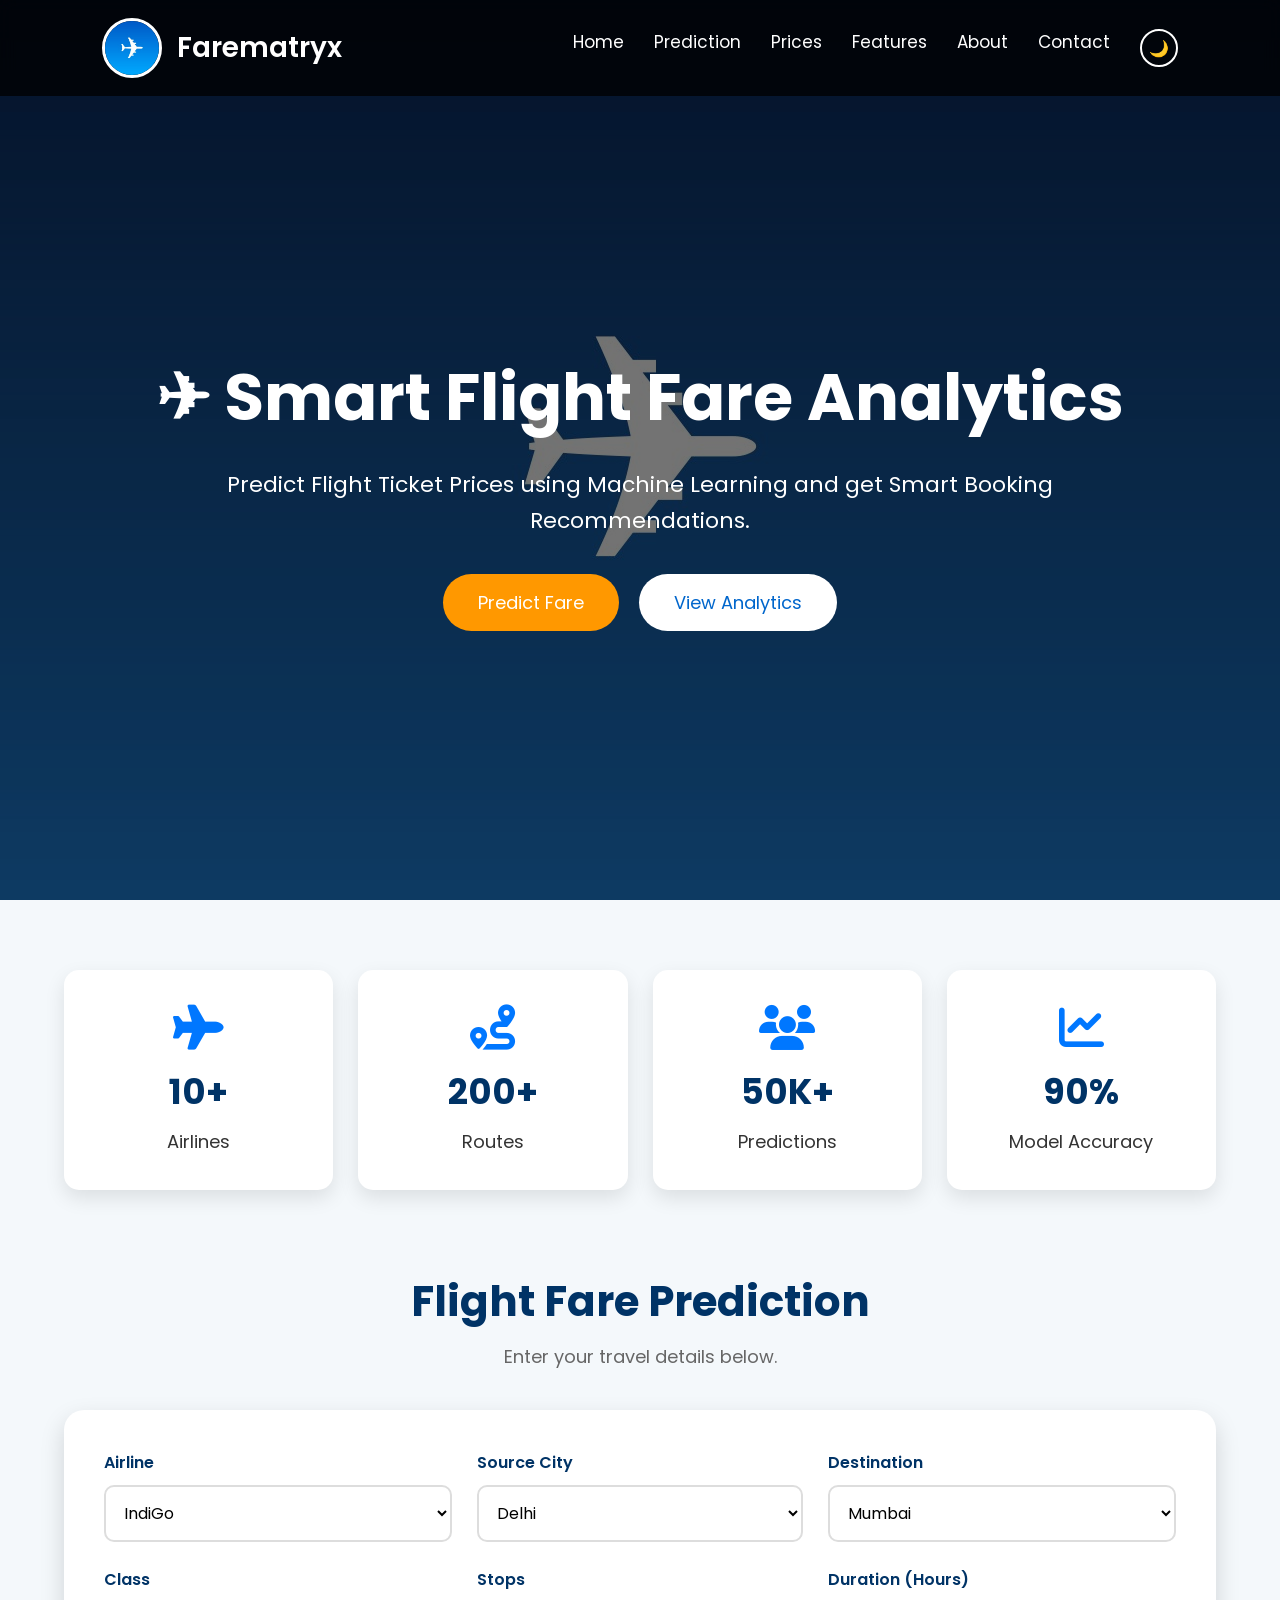
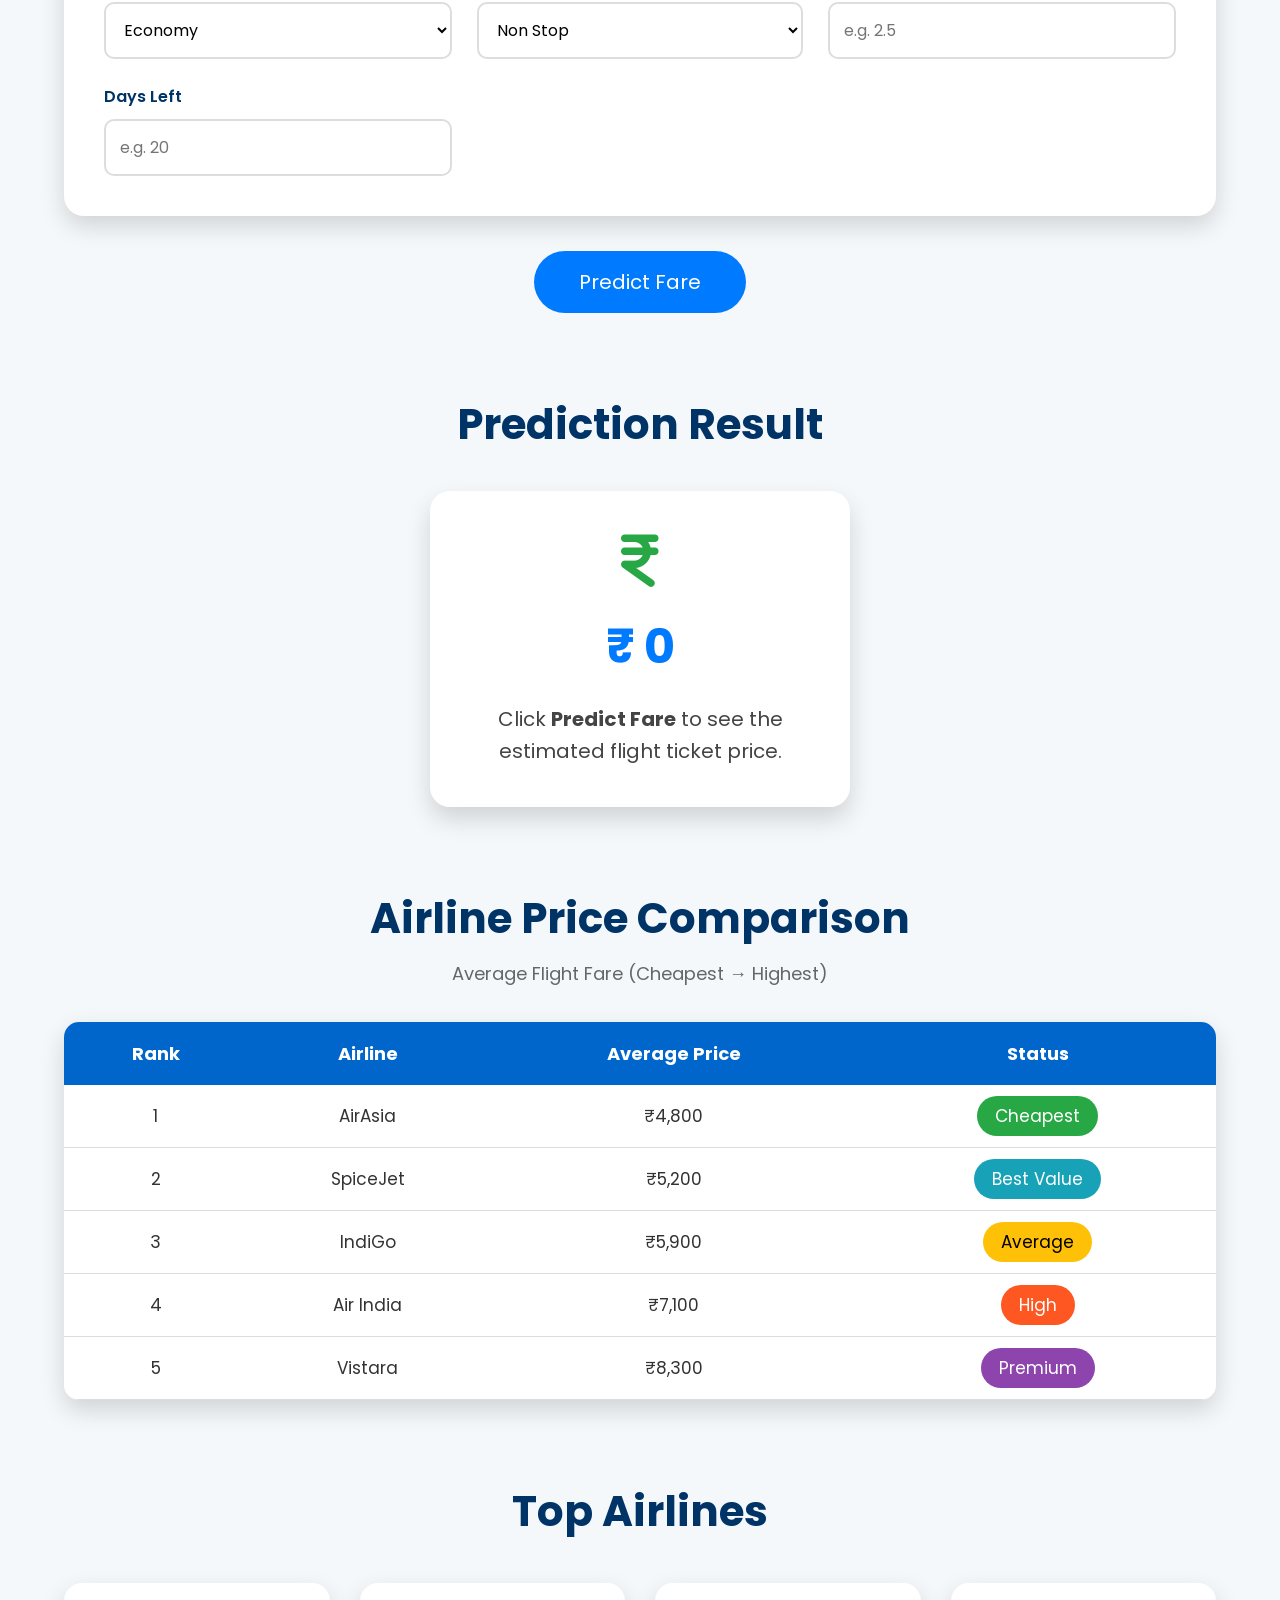
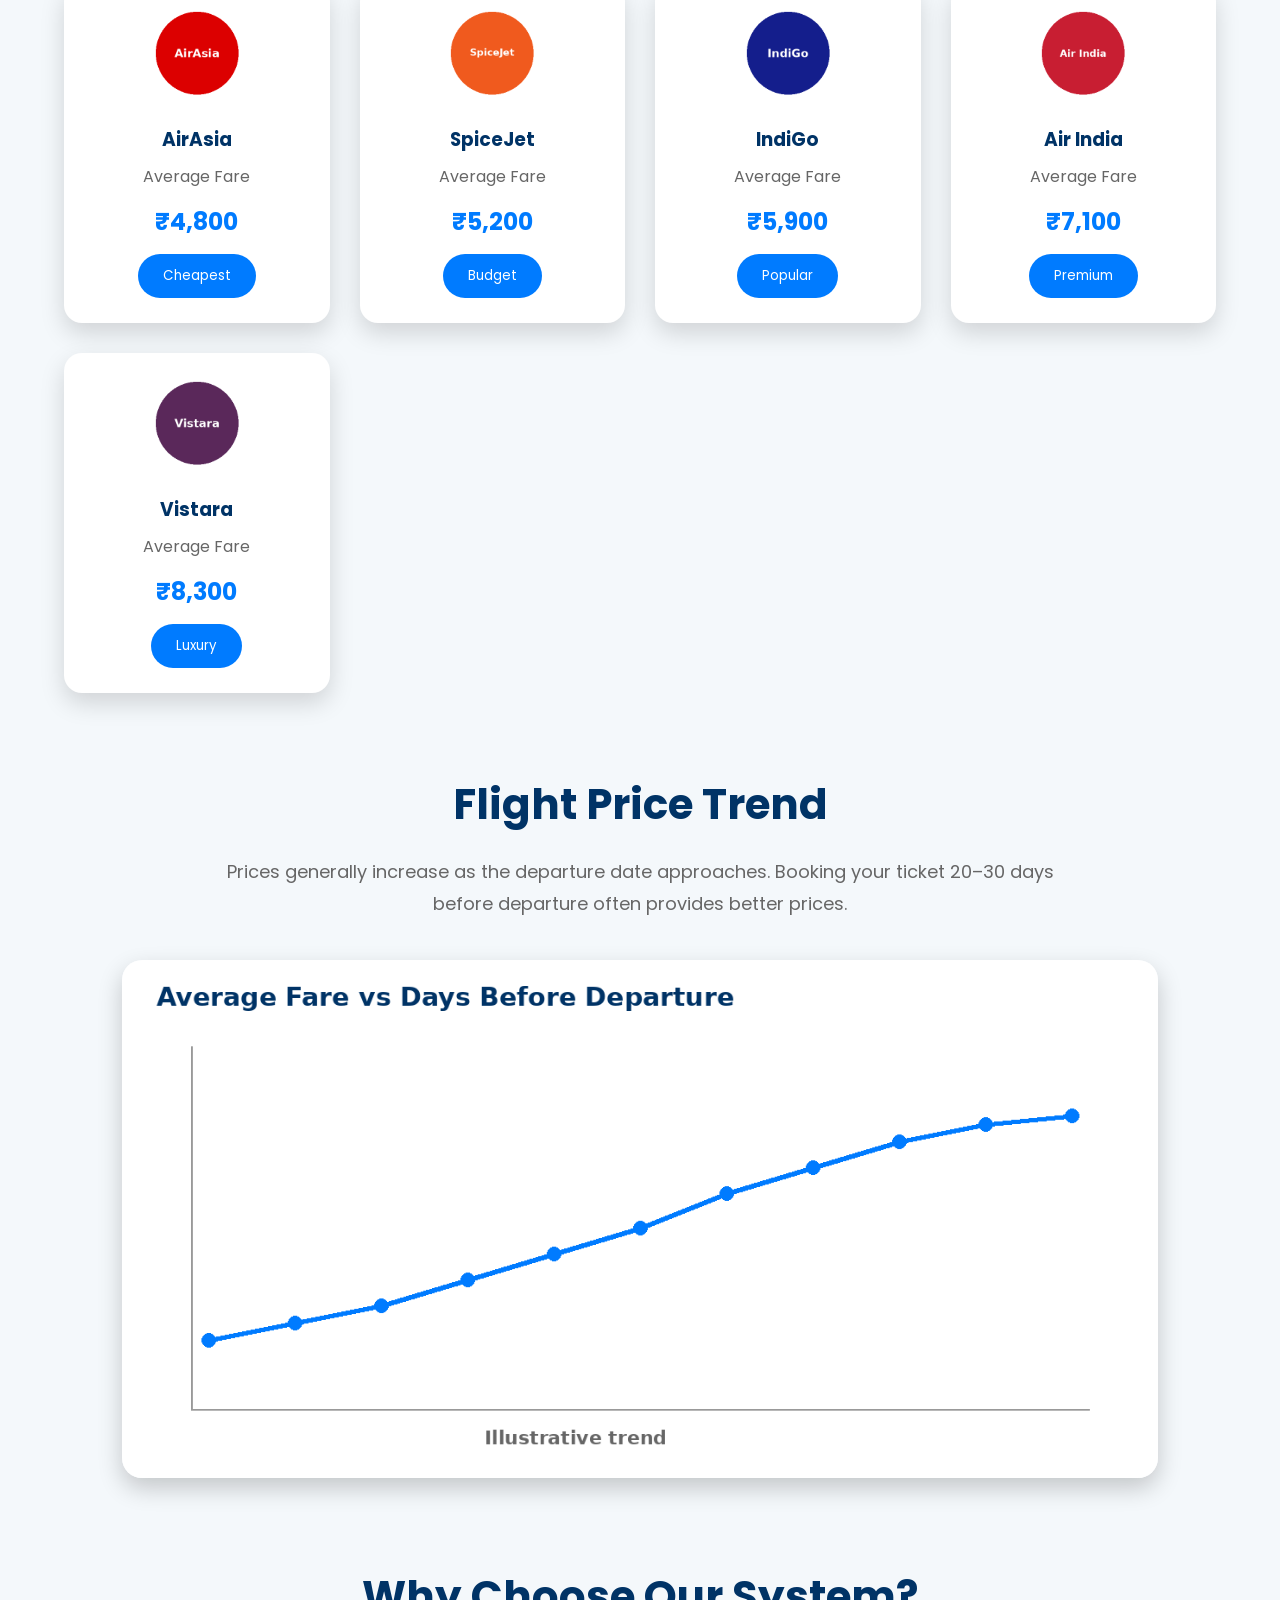
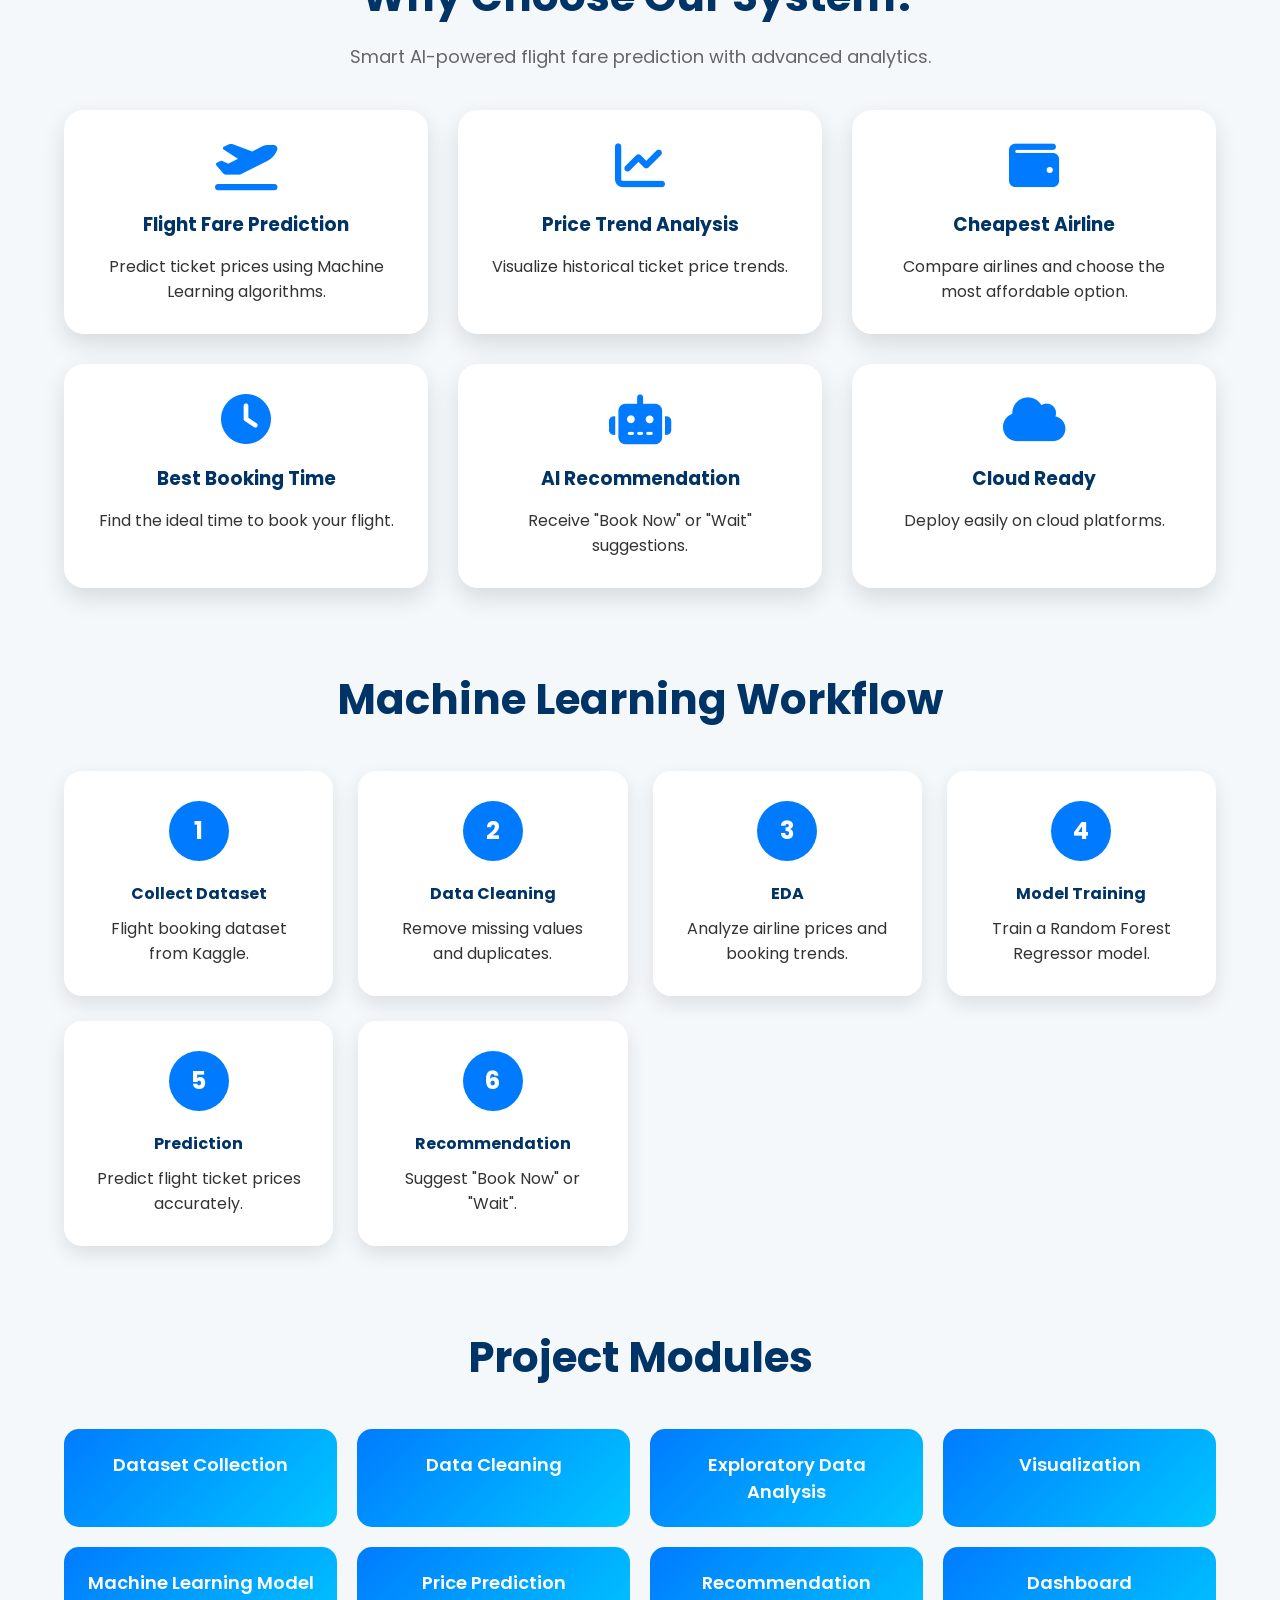
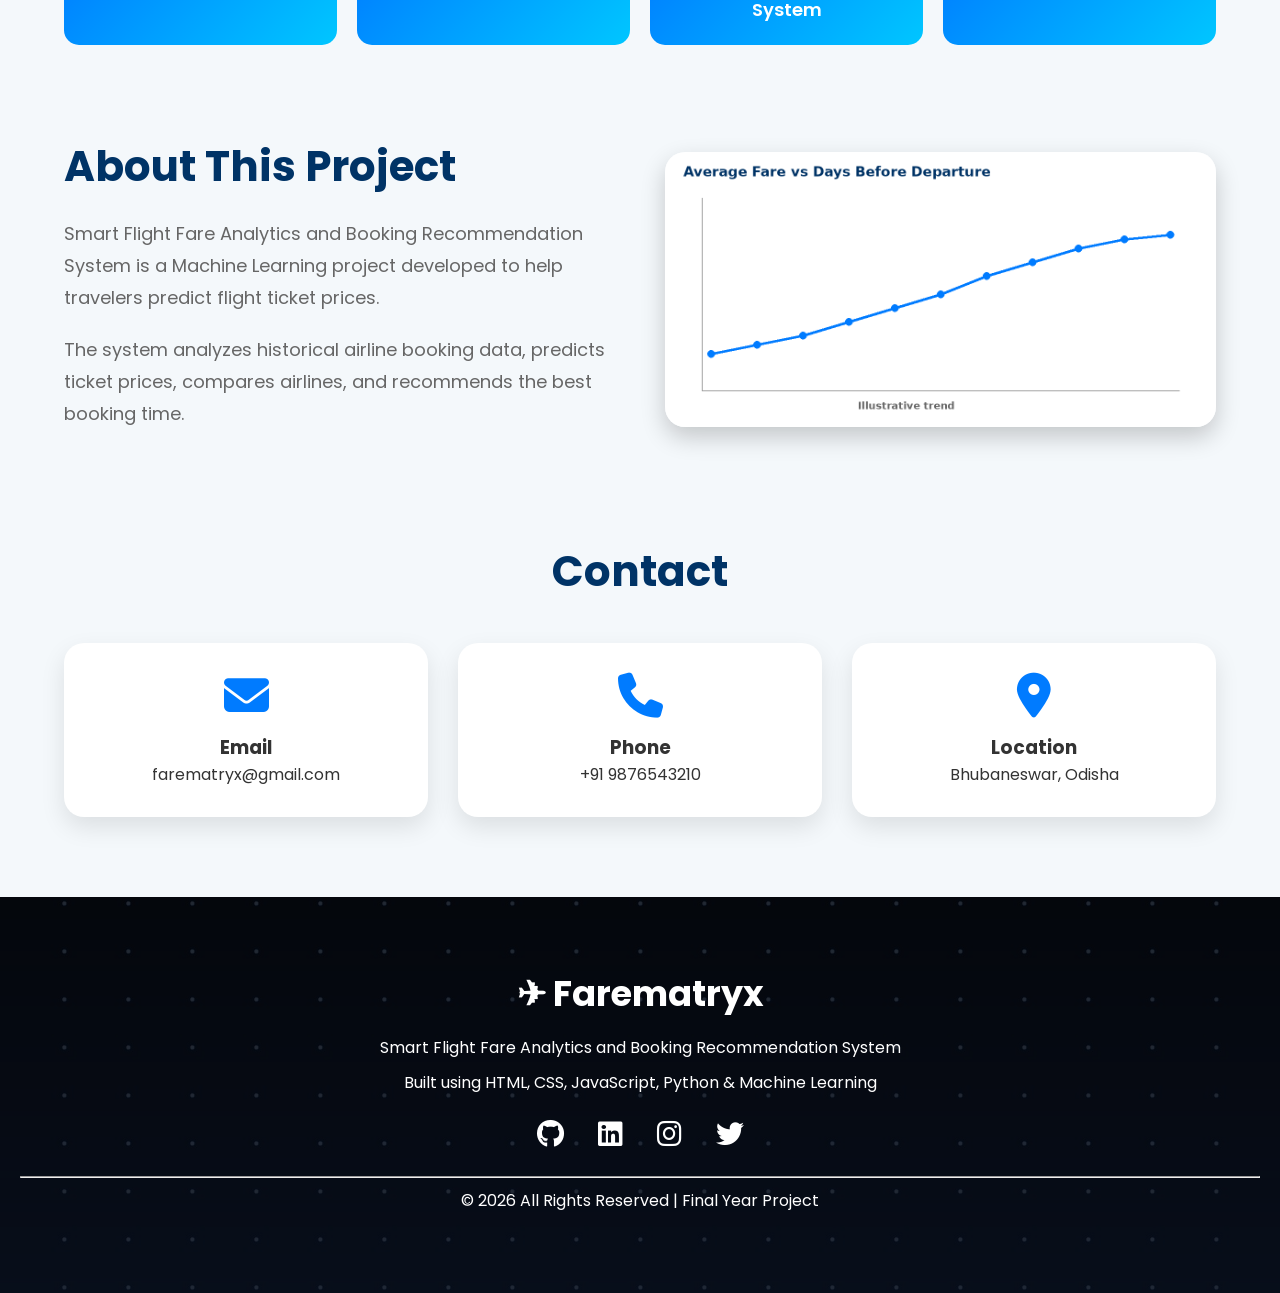
<file: farematryx/index.html>
<!DOCTYPE html>
<html lang="en">

<head>

    <meta charset="UTF-8">
    <meta name="viewport" content="width=device-width, initial-scale=1.0">

    <title>Farematryx | Smart Flight Fare Analytics &amp; Booking Recommendation System</title>

    <link rel="stylesheet" href="style.css">

    <!-- Google Font -->
    <link href="https://fonts.googleapis.com/css2?family=Poppins:wght@300;400;500;600;700&display=swap"
        rel="stylesheet">

    <!-- Font Awesome -->
    <link rel="stylesheet"
        href="https://cdnjs.cloudflare.com/ajax/libs/font-awesome/6.6.0/css/all.min.css">

</head>

<body>

<!-- ===================== NAVBAR ===================== -->

<nav class="navbar">

    <div class="logo">

        <img src="images/logo.jpg" alt="Logo">

        <h2>Farematryx</h2>

    </div>

    <ul>

        <li><a href="#home">Home</a></li>

        <li><a href="#booking">Prediction</a></li>

        <li><a href="#prices">Prices</a></li>

        <li><a href="#features">Features</a></li>

        <li><a href="#about">About</a></li>

        <li><a href="#contact">Contact</a></li>

        <li><button type="button" id="themeBtn" class="theme-btn" aria-label="Toggle dark mode">🌙</button></li>

    </ul>

</nav>

<!-- ===================== HERO ===================== -->

<header id="home" class="hero">

<div class="overlay">

<h1>

✈ Smart Flight Fare Analytics

</h1>

<p>

Predict Flight Ticket Prices using Machine Learning and get
Smart Booking Recommendations.

</p>

<div class="hero-buttons">

<a href="#booking" class="btn">

Predict Fare

</a>

<a href="#prices" class="btn2">

View Analytics

</a>

</div>

</div>

</header>

<!-- ===================== STATS ===================== -->

<section class="stats">

<div class="stat-card">

<i class="fa-solid fa-plane"></i>

<h2>10+</h2>

<p>Airlines</p>

</div>

<div class="stat-card">

<i class="fa-solid fa-route"></i>

<h2>200+</h2>

<p>Routes</p>

</div>

<div class="stat-card">

<i class="fa-solid fa-users"></i>

<h2>50K+</h2>

<p>Predictions</p>

</div>

<div class="stat-card">

<i class="fa-solid fa-chart-line"></i>

<h2>90%</h2>

<p>Model Accuracy</p>

</div>

</section>

<!-- ===================== BOOKING ===================== -->

<section id="booking" class="booking">

<h1>

Flight Fare Prediction

</h1>

<p>

Enter your travel details below.

</p>

<div class="booking-form">

<div class="box">

<label for="airline">Airline</label>

<select id="airline">

<option>IndiGo</option>

<option>Air India</option>

<option>Vistara</option>

<option>SpiceJet</option>

<option>AirAsia</option>

</select>

</div>

<div class="box">

<label for="source">Source City</label>

<select id="source">

<option>Delhi</option>

<option>Mumbai</option>

<option>Hyderabad</option>

<option>Bangalore</option>

<option>Chennai</option>

<option>Kolkata</option>

</select>

</div>

<div class="box">

<label for="destination">Destination</label>

<select id="destination">

<option>Delhi</option>

<option selected>Mumbai</option>

<option>Hyderabad</option>

<option>Bangalore</option>

<option>Chennai</option>

<option>Kolkata</option>

</select>

</div>

<div class="box">

<label for="class">Class</label>

<select id="class">

<option>Economy</option>

<option>Business</option>

</select>

</div>

<div class="box">

<label for="stops">Stops</label>

<select id="stops">

<option>Non Stop</option>

<option>1 Stop</option>

<option>2 Stops</option>

</select>

</div>

<div class="box">

<label for="duration">Duration (Hours)</label>

<input type="number" id="duration" min="0.5" step="0.5" placeholder="e.g. 2.5" required>

</div>

<div class="box">

<label for="days">Days Left</label>

<input type="number" id="days" min="0" step="1" placeholder="e.g. 20" required>

</div>

</div>

<button type="button" onclick="predictFare()" class="predict-btn">

Predict Fare

</button>

</section>
<!-- ===================== PREDICTION RESULT ===================== -->

<section id="result" class="prediction-section">

    <h1>Prediction Result</h1>

    <div class="prediction-card">

        <i class="fa-solid fa-indian-rupee-sign prediction-icon"></i>

        <h2 id="fare" aria-live="polite">₹ 0</h2>

        <p id="recommendation">

            Click <b>Predict Fare</b> to see the estimated flight ticket price.

        </p>

    </div>

</section>

<!-- ===================== AIRLINE PRICE COMPARISON ===================== -->

<section id="prices" class="price-table">

    <h1>Airline Price Comparison</h1>

    <p>Average Flight Fare (Cheapest → Highest)</p>

    <table>

        <thead>

            <tr>

                <th>Rank</th>

                <th>Airline</th>

                <th>Average Price</th>

                <th>Status</th>

            </tr>

        </thead>

        <tbody>

            <tr>

                <td>1</td>

                <td>AirAsia</td>

                <td>₹4,800</td>

                <td><span class="cheap">Cheapest</span></td>

            </tr>

            <tr>

                <td>2</td>

                <td>SpiceJet</td>

                <td>₹5,200</td>

                <td><span class="best">Best Value</span></td>

            </tr>

            <tr>

                <td>3</td>

                <td>IndiGo</td>

                <td>₹5,900</td>

                <td><span class="normal">Average</span></td>

            </tr>

            <tr>

                <td>4</td>

                <td>Air India</td>

                <td>₹7,100</td>

                <td><span class="high">High</span></td>

            </tr>

            <tr>

                <td>5</td>

                <td>Vistara</td>

                <td>₹8,300</td>

                <td><span class="premium">Premium</span></td>

            </tr>

        </tbody>

    </table>

</section>

<!-- ===================== TOP AIRLINES ===================== -->

<section class="airlines">

    <h1>Top Airlines</h1>

    <div class="airline-container">

        <div class="airline-card">

            <img src="images/airasia.png" alt="AirAsia logo">

            <h3>AirAsia</h3>

            <p>Average Fare</p>

            <h2>₹4,800</h2>

            <button>Cheapest</button>

        </div>

        <div class="airline-card">

            <img src="images/spicejet.png" alt="SpiceJet logo">

            <h3>SpiceJet</h3>

            <p>Average Fare</p>

            <h2>₹5,200</h2>

            <button>Budget</button>

        </div>

        <div class="airline-card">

            <img src="images/indigo.png" alt="IndiGo logo">

            <h3>IndiGo</h3>

            <p>Average Fare</p>

            <h2>₹5,900</h2>

            <button>Popular</button>

        </div>

        <div class="airline-card">

            <img src="images/airindia.png" alt="Air India logo">

            <h3>Air India</h3>

            <p>Average Fare</p>

            <h2>₹7,100</h2>

            <button>Premium</button>

        </div>

        <div class="airline-card">

            <img src="images/vistara.png" alt="Vistara logo">

            <h3>Vistara</h3>

            <p>Average Fare</p>

            <h2>₹8,300</h2>

            <button>Luxury</button>

        </div>

    </div>

</section>

<!-- ===================== PRICE TREND ===================== -->

<section class="trend">

    <h1>Flight Price Trend</h1>

    <p>

        Prices generally increase as the departure date approaches.

        Booking your ticket 20–30 days before departure often provides
        better prices.

    </p>

    <img src="images/dashboard.png" alt="Dashboard">

</section>

<!-- ===================== FEATURES ===================== -->

<section id="features" class="features">

    <h1>Why Choose Our System?</h1>

    <p>Smart AI-powered flight fare prediction with advanced analytics.</p>

    <div class="feature-container">

        <div class="feature-card">
            <i class="fa-solid fa-plane-departure"></i>
            <h3>Flight Fare Prediction</h3>
            <p>Predict ticket prices using Machine Learning algorithms.</p>
        </div>

        <div class="feature-card">
            <i class="fa-solid fa-chart-line"></i>
            <h3>Price Trend Analysis</h3>
            <p>Visualize historical ticket price trends.</p>
        </div>

        <div class="feature-card">
            <i class="fa-solid fa-wallet"></i>
            <h3>Cheapest Airline</h3>
            <p>Compare airlines and choose the most affordable option.</p>
        </div>

        <div class="feature-card">
            <i class="fa-solid fa-clock"></i>
            <h3>Best Booking Time</h3>
            <p>Find the ideal time to book your flight.</p>
        </div>

        <div class="feature-card">
            <i class="fa-solid fa-robot"></i>
            <h3>AI Recommendation</h3>
            <p>Receive "Book Now" or "Wait" suggestions.</p>
        </div>

        <div class="feature-card">
            <i class="fa-solid fa-cloud"></i>
            <h3>Cloud Ready</h3>
            <p>Deploy easily on cloud platforms.</p>
        </div>

    </div>

</section>

<!-- ===================== MACHINE LEARNING WORKFLOW ===================== -->

<section class="workflow">

    <h1>Machine Learning Workflow</h1>

    <div class="workflow-container">

        <div class="step">
            <h2>1</h2>
            <h4>Collect Dataset</h4>
            <p>Flight booking dataset from Kaggle.</p>
        </div>

        <div class="step">
            <h2>2</h2>
            <h4>Data Cleaning</h4>
            <p>Remove missing values and duplicates.</p>
        </div>

        <div class="step">
            <h2>3</h2>
            <h4>EDA</h4>
            <p>Analyze airline prices and booking trends.</p>
        </div>

        <div class="step">
            <h2>4</h2>
            <h4>Model Training</h4>
            <p>Train a Random Forest Regressor model.</p>
        </div>

        <div class="step">
            <h2>5</h2>
            <h4>Prediction</h4>
            <p>Predict flight ticket prices accurately.</p>
        </div>

        <div class="step">
            <h2>6</h2>
            <h4>Recommendation</h4>
            <p>Suggest "Book Now" or "Wait".</p>
        </div>

    </div>

</section>

<!-- ===================== PROJECT MODULES ===================== -->

<section class="modules">

    <h1>Project Modules</h1>

    <div class="module-box">

        <div class="module">Dataset Collection</div>

        <div class="module">Data Cleaning</div>

        <div class="module">Exploratory Data Analysis</div>

        <div class="module">Visualization</div>

        <div class="module">Machine Learning Model</div>

        <div class="module">Price Prediction</div>

        <div class="module">Recommendation System</div>

        <div class="module">Dashboard</div>

    </div>

</section>

<!-- ===================== ABOUT ===================== -->

<section id="about" class="about">

    <div class="about-text">

        <h1>About This Project</h1>

        <p>

            Smart Flight Fare Analytics and Booking Recommendation System
            is a Machine Learning project developed to help travelers
            predict flight ticket prices.

        </p>

        <p>

            The system analyzes historical airline booking data,
            predicts ticket prices, compares airlines,
            and recommends the best booking time.

        </p>

    </div>

    <div class="about-image">

        <img src="images/dashboard.png" alt="Dashboard">

    </div>

</section>

<!-- ===================== CONTACT ===================== -->

<section id="contact" class="contact">

    <h1>Contact</h1>

    <div class="contact-box">

        <div>

            <i class="fa-solid fa-envelope"></i>

            <h3>Email</h3>

            <p>farematryx@gmail.com</p>

        </div>

        <div>

            <i class="fa-solid fa-phone"></i>

            <h3>Phone</h3>

            <p>+91 9876543210</p>

        </div>

        <div>

            <i class="fa-solid fa-location-dot"></i>

            <h3>Location</h3>

            <p>Bhubaneswar, Odisha</p>

        </div>

    </div>

</section>

<!-- ===================== FOOTER ===================== -->

<footer>

    <h2>✈ Farematryx</h2>

    <p>

        Smart Flight Fare Analytics and Booking Recommendation System

    </p>

    <p>

        Built using HTML, CSS, JavaScript, Python &amp; Machine Learning

    </p>

    <div class="social-icons">

        <i class="fab fa-github"></i>

        <i class="fab fa-linkedin"></i>

        <i class="fab fa-instagram"></i>

        <i class="fab fa-twitter"></i>

    </div>

    <hr>

    <p>

        © 2026 All Rights Reserved | Final Year Project

    </p>

</footer>

<script src="script.js"></script>

</body>
</html>
</file>
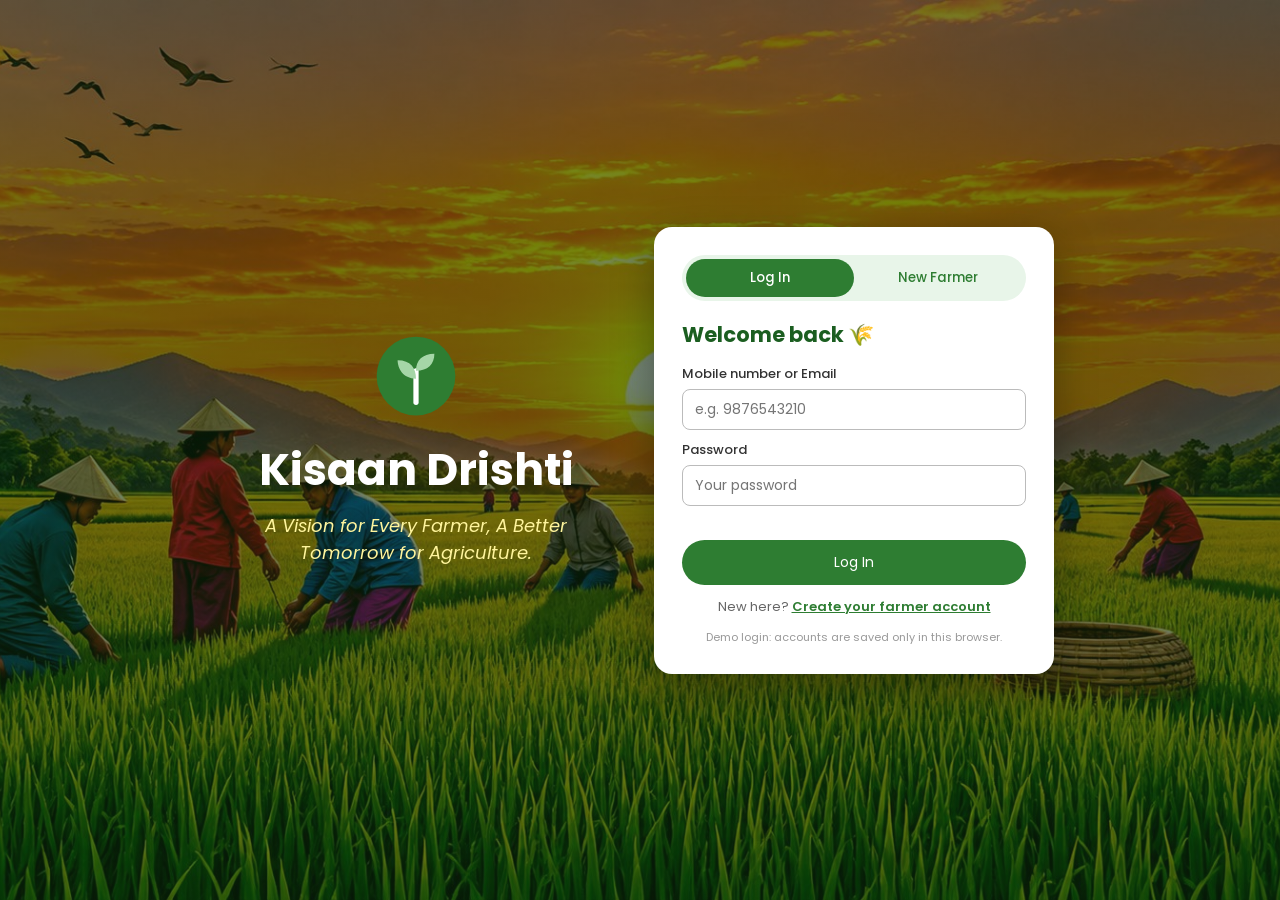
<file: kisaan-drishti/index.html>
<!DOCTYPE html>
<html lang="en">
<head>
<meta charset="UTF-8">
<meta name="viewport" content="width=device-width, initial-scale=1.0">
<title>Kisaan Drishti | A Vision for Every Farmer</title>
<link rel="icon" href="images/logo.svg" type="image/svg+xml">
<script>try{if(!localStorage.getItem("kd_session"))location.replace("login.html")}catch(e){}</script>
<link rel="stylesheet" href="style.css">
<link href="https://fonts.googleapis.com/css2?family=Poppins:wght@300;400;500;600;700&display=swap" rel="stylesheet">
</head>
<body>

<nav class="navbar">
  <div class="logo"><img src="images/logo.svg" alt="Logo"><h2>Kisaan Drishti</h2></div>
  <ul>
    <li><a href="#home">Home</a></li>
    <li><a href="#profile">My Farm</a></li>
    <li><a href="#disease">Disease</a></li>
    <li><a href="#weather">Weather</a></li>
    <li><a href="#crop">Crops</a></li>
    <li><a href="#health">Health</a></li>
    <li><a href="#community">Alerts</a></li>
    <li><a href="#analytics">CropFit</a></li>
    <li class="user-chip"><span id="userName"></span><button type="button" id="logoutBtn" class="logout-btn">Log out</button></li>
    <li><button type="button" id="themeBtn" class="theme-btn" aria-label="Toggle dark mode">🌙</button></li>
  </ul>
</nav>

<header id="home" class="hero">
  <h1>Kisaan Drishti</h1>
  <p class="tagline">A Vision for Every Farmer, A Better Tomorrow for Agriculture.</p>
  <p>Detect plant diseases, plan irrigation, choose the right crop and predict yield &mdash; all from data, not guesswork.</p>
  <a href="#disease" class="btn">Get Started</a>
</header>

<section class="stats">
  <div class="stat-card"><h2>38+</h2><p>Disease Classes (PlantVillage)</p></div>
  <div class="stat-card"><h2>7</h2><p>Smart Modules</p></div>
  <div class="stat-card"><h2>20+</h2><p>Crops Analysed</p></div>
  <div class="stat-card"><h2>24x7</h2><p>Weather Monitoring</p></div>
</section>


<!-- MY FARM PROFILE -->
<section id="profile" class="panel">
  <h2>👨‍🌾 My Farm Details</h2>
  <p class="sub">Enter your details once &mdash; they auto-fill the other tools. Press <b>Reset</b> to clear everything and enter new information.</p>
  <form id="profileForm" class="form-row" novalidate>
    <div class="field"><label for="pName">Farmer Name</label><input id="pName" placeholder="Ramesh Patil"></div>
    <div class="field"><label for="pId">Farmer ID</label><input id="pId" placeholder="F101"></div>
    <div class="field"><label for="pPhone">Mobile</label><input id="pPhone" inputmode="numeric" maxlength="10" placeholder="9876543210"></div>
    <div class="field"><label for="pVillage">Village</label><input id="pVillage" placeholder="Rampur"></div>
    <div class="field"><label for="pCity">District / City</label><input id="pCity" placeholder="Pune"></div>
    <div class="field"><label for="pAcres">Land (acres)</label><input type="number" id="pAcres" min="0.1" step="0.1" placeholder="2"></div>
    <div class="field"><label for="pSoil">Soil Type</label><select id="pSoil"><option value="">Select</option><option>Black</option><option>Red</option><option>Alluvial</option><option>Sandy</option><option>Clay</option><option>Loamy</option></select></div>
    <div class="field"><label for="pSeason">Season</label><select id="pSeason"><option value="">Select</option><option>Kharif</option><option>Rabi</option><option>Zaid</option></select></div>
    <div class="field"><label for="pCrop">Main Crop</label><select id="pCrop"><option value="">Select</option></select></div>
    <div class="profile-actions">
      <button type="submit" class="btn">💾 Save Details</button>
      <button type="button" id="resetProfile" class="btn reset-btn">🔄 Reset</button>
    </div>
  </form>
  <div id="profileMsg" class="profile-msg" role="status"></div>
</section>

<section class="gallery">
  <h2>Our Farmers, Our Pride</h2>
  <div class="gallery-grid">
    <figure><img src="images/farm/farmers_sunset.jpg" alt="Farmers walking through green rice fields at sunset" loading="lazy"><figcaption>Fields of hope at sunrise</figcaption></figure>
    <figure><img src="images/farm/farmer_silhouette.jpg" alt="Silhouette of a farmer walking through golden crops" loading="lazy"><figcaption>Every farmer, every day</figcaption></figure>
    <figure><img src="images/farm/paddy_workers.jpg" alt="Farmers working together in a paddy field" loading="lazy"><figcaption>Growing together</figcaption></figure>
  </div>
</section>

<section class="features">
  <h2>What Kisaan Drishti Does</h2>
  <div class="feature-grid">
    <a href="#disease" class="feature-card"><img src="images/icons/disease.svg" alt=""><h3>Disease Detection</h3><p>Upload a leaf photo and get diagnosis plus treatment.</p></a>
    <a href="#weather" class="feature-card"><img src="images/icons/weather.svg" alt=""><h3>Weather &amp; Irrigation</h3><p>Real-time alerts and smart watering advice.</p></a>
    <a href="#crop" class="feature-card"><img src="images/icons/crop.svg" alt=""><h3>Crop &amp; Yield</h3><p>Best crops for your soil, with profit estimate.</p></a>
    <a href="#health" class="feature-card"><img src="images/icons/health.svg" alt=""><h3>Farm Health Score</h3><p>One score out of 100 for your farm.</p></a>
    <a href="#community" class="feature-card"><img src="images/icons/community.svg" alt=""><h3>Community Alerts</h3><p>Know when disease spreads nearby.</p></a>
    <a href="#analytics" class="feature-card"><img src="images/icons/analytics.svg" alt=""><h3>CropFit Analytics</h3><p>Best area, time and weather per crop.</p></a>
  </div>
</section>

<section class="preview">
  <h2>Farm Dashboard Preview</h2>
  <img src="images/dashboard.png" alt="Kisaan Drishti dashboard preview">
</section>

<!-- FEATURE 1 -->
<section id="disease" class="panel">
  <h2>🦠 Disease Detection</h2>
  <p class="sub">Upload a crop leaf photo. The AI model returns the likely disease and a treatment.</p>
  <div class="two-col">
    <div>
      <label class="upload-btn">📷 Upload Image
        <input type="file" id="leafInput" accept="image/*" hidden>
      </label>
      <div class="field"><label>Your Farmer ID</label><input id="dFarmer" placeholder="e.g. F101"></div>
      <div class="field"><label>Village</label><input id="dVillage" placeholder="e.g. Rampur"></div>
      <div class="samples"><p>No leaf photo handy? Try a sample:</p>
        <img src="images/samples/healthy.png" alt="Healthy leaf" data-label="Healthy">
        <img src="images/samples/brown_spot.png" alt="Brown spot leaf" data-label="Brown Spot">
        <img src="images/samples/leaf_blight.png" alt="Leaf blight" data-label="Leaf Blight">
        <img src="images/samples/powdery_mildew.png" alt="Powdery mildew" data-label="Powdery Mildew">
        <img src="images/samples/leaf_rust.png" alt="Leaf rust" data-label="Leaf Rust"></div>
      <img id="leafPreview" alt="Leaf preview" hidden>
    </div>
    <div id="diseaseResult" class="result-box">No image analysed yet.</div>
  </div>
</section>

<!-- FEATURE 2 -->
<section id="weather" class="panel alt">
  <h2>🌦 Weather Alerts &amp; 💧 Smart Irrigation</h2>
  <div class="form-row">
    <div class="field"><label>City / Village</label><input id="city" value="Pune"></div>
    <div class="field"><label>Soil Moisture (%)</label><input type="number" id="moisture" value="35" min="0" max="100"></div>
    <div class="field"><label>Crop</label><select id="irrCrop"></select></div>
    <button class="btn" onclick="getWeather()">Check Weather</button>
  </div>
  <div id="weatherOut" class="result-box">Press “Check Weather”.</div>
</section>

<!-- FEATURE 3 -->
<section id="crop" class="panel">
  <h2>🌾 Crop Recommendation &amp; 📈 Yield Prediction</h2>
  <div class="form-row">
    <div class="field"><label>Soil Type</label>
      <select id="soil"><option>Black</option><option>Red</option><option>Alluvial</option><option>Sandy</option><option>Clay</option><option>Loamy</option></select></div>
    <div class="field"><label>Season</label>
      <select id="season"><option>Kharif</option><option>Rabi</option><option>Zaid</option></select></div>
    <div class="field"><label>Rainfall (mm/yr)</label><input type="number" id="rain" value="800" min="0"></div>
    <div class="field"><label>Temperature (°C)</label><input type="number" id="temp" value="27"></div>
    <div class="field"><label>Land (acres)</label><input type="number" id="acres" value="2" min="0.1" step="0.1"></div>
    <button class="btn" onclick="recommendCrop()">Recommend</button>
  </div>
  <div id="cropOut" class="result-box">Fill the form and press Recommend.</div>
</section>

<!-- FEATURE 4 -->
<section id="health" class="panel alt">
  <h2>❤️ Farm Health Score</h2>
  <div class="two-col">
    <div>
      <div class="slider"><label>Soil (max 30): <b id="vSoil">25</b></label><input type="range" id="sSoil" min="0" max="30" value="25"></div>
      <div class="slider"><label>Weather (max 25): <b id="vWeather">20</b></label><input type="range" id="sWeather" min="0" max="25" value="20"></div>
      <div class="slider"><label>Disease (max 20): <b id="vDisease">15</b></label><input type="range" id="sDisease" min="0" max="20" value="15"></div>
      <div class="slider"><label>Irrigation (max 25): <b id="vIrr">20</b></label><input type="range" id="sIrr" min="0" max="25" value="20"></div>
    </div>
    <div class="score-card"><div id="scoreNum">80/100</div><div id="scoreStatus" class="badge good">GOOD</div></div>
  </div>
</section>

<!-- FEATURE 5 -->
<section id="community" class="panel">
  <h2>🚨 Community Disease Alerts</h2>
  <div id="alertBanner"></div>
  <div class="form-row">
    <div class="field"><label>Farmer ID</label><input id="rFarmer" placeholder="F205"></div>
    <div class="field"><label>Village</label><input id="rVillage" placeholder="Rampur"></div>
    <div class="field"><label>Disease</label><input id="rDisease" placeholder="Brown Spot"></div>
    <div class="field"><label>Date</label><input type="date" id="rDate"></div>
    <button class="btn" onclick="addReport()">Submit Report</button>
  </div>
  <div class="table-wrap"><table><thead><tr><th>Farmer ID</th><th>Village</th><th>Disease</th><th>Date</th></tr></thead><tbody id="reportRows"></tbody></table></div>
  <button class="btn ghost" onclick="resetReports()">Reset demo data</button>
</section>

<!-- FEATURE 6 -->
<section id="analytics" class="panel alt">
  <h2>📊 CropFit Analytics</h2>
  <p class="sub">Best area, time and weather for each crop.</p>
  <div class="form-row">
    <div class="field"><label>Filter by Season</label>
      <select id="fSeason" onchange="renderCropFit()"><option>All</option><option>Kharif</option><option>Rabi</option><option>Zaid</option></select></div>
  </div>
  <div id="fitBars"></div>
  <div class="table-wrap"><table><thead><tr><th>Crop</th><th>Best Area / Soil</th><th>Best Time</th><th>Ideal Weather</th><th>Profit/acre</th></tr></thead><tbody id="fitRows"></tbody></table></div>
</section>

<footer><p>© 2026 Kisaan Drishti &middot; A Vision for Every Farmer, A Better Tomorrow for Agriculture.</p></footer>

<script src="config.js"></script>
<script src="auth.js"></script>
<script src="script.js"></script>
</body>
</html>
</file>
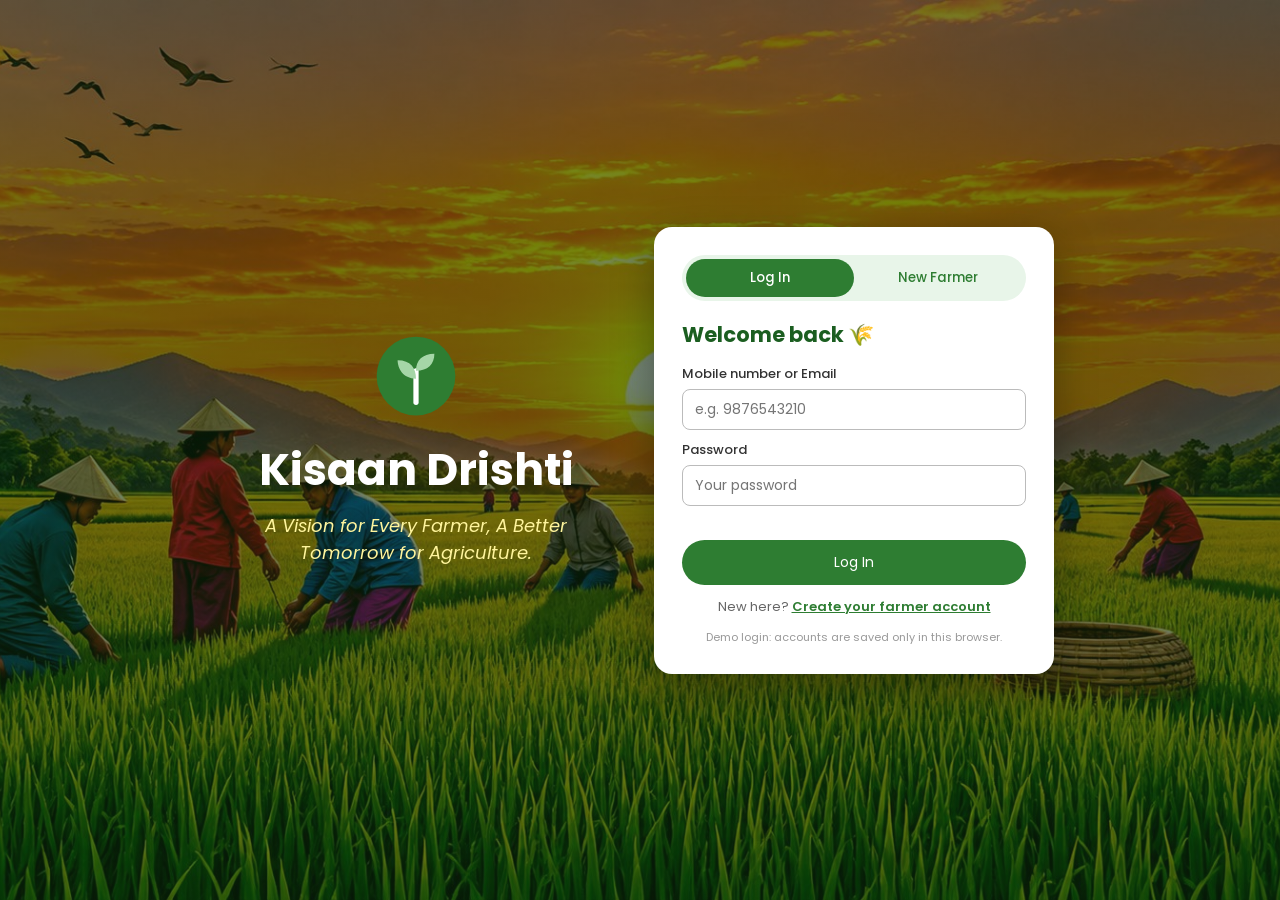
<file: kisaan-drishti/login.html>
<!DOCTYPE html>
<html lang="en">
<head>
<meta charset="UTF-8">
<meta name="viewport" content="width=device-width, initial-scale=1.0">
<title>Login | Kisaan Drishti</title>
<link rel="icon" href="images/logo.svg" type="image/svg+xml">
<link rel="stylesheet" href="style.css">
<link href="https://fonts.googleapis.com/css2?family=Poppins:wght@300;400;500;600;700&display=swap" rel="stylesheet">
</head>
<body class="auth-body">
<main class="auth-wrap">
  <section class="auth-side">
    <img src="images/logo.svg" alt="Kisaan Drishti logo" class="auth-logo">
    <h1>Kisaan Drishti</h1>
    <p>A Vision for Every Farmer, A Better Tomorrow for Agriculture.</p>
  </section>

  <section class="auth-card">
    <div class="auth-tabs">
      <button type="button" id="tabLogin" class="active">Log In</button>
      <button type="button" id="tabReg">New Farmer</button>
    </div>

    <form id="loginForm" novalidate>
      <h2>Welcome back 🌾</h2>
      <div class="field"><label for="lId">Mobile number or Email</label><input id="lId" autocomplete="username" placeholder="e.g. 9876543210"></div>
      <div class="field"><label for="lPass">Password</label><input id="lPass" type="password" autocomplete="current-password" placeholder="Your password"></div>
      <div class="auth-msg" id="lMsg" role="alert"></div>
      <button class="btn auth-btn" type="submit">Log In</button>
      <p class="auth-switch">New here? <a href="#" id="toReg">Create your farmer account</a></p>
    </form>

    <form id="regForm" novalidate hidden>
      <h2>Join Kisaan Drishti 🌱</h2>
      <div class="field"><label for="rName">Full name</label><input id="rName" autocomplete="name" placeholder="e.g. Ramesh Patil"></div>
      <div class="field"><label for="rId">Mobile number or Email</label><input id="rId" autocomplete="username" placeholder="e.g. 9876543210"></div>
      <div class="field"><label for="rVil">Village / Town</label><input id="rVil" placeholder="e.g. Rampur"></div>
      <div class="field"><label for="rPass">Password (min 6 characters)</label><input id="rPass" type="password" autocomplete="new-password"></div>
      <div class="field"><label for="rPass2">Confirm password</label><input id="rPass2" type="password" autocomplete="new-password"></div>
      <div class="auth-msg" id="rMsg" role="alert"></div>
      <button class="btn auth-btn" type="submit">Create Account</button>
      <p class="auth-switch">Already registered? <a href="#" id="toLogin">Log in</a></p>
    </form>
    <p class="auth-note">Demo login: accounts are saved only in this browser.</p>
  </section>
</main>

<script src="auth.js"></script>
<script>
  if (KD.current()) location.replace("index.html");
  const $ = id => document.getElementById(id);
  function show(which) {
    const login = which === "login";
    $("loginForm").hidden = !login; $("regForm").hidden = login;
    $("tabLogin").classList.toggle("active", login); $("tabReg").classList.toggle("active", !login);
  }
  $("tabLogin").onclick = $("toLogin").onclick = e => { e.preventDefault(); show("login"); };
  $("tabReg").onclick = $("toReg").onclick = e => { e.preventDefault(); show("reg"); };

  $("loginForm").addEventListener("submit", async e => {
    e.preventDefault();
    const id = $("lId").value.trim(), pw = $("lPass").value;
    if (!id || !pw) { $("lMsg").textContent = "Enter your mobile/email and password."; return; }
    const r = await KD.login(id, pw);
    if (r.ok) location.href = "index.html"; else $("lMsg").textContent = r.msg;
  });
  $("regForm").addEventListener("submit", async e => {
    e.preventDefault();
    const name = $("rName").value.trim(), id = $("rId").value.trim(), village = $("rVil").value.trim();
    const pw = $("rPass").value, pw2 = $("rPass2").value, m = $("rMsg");
    if (!name || !id || !village) { m.textContent = "Please fill all fields."; return; }
    if (!/^\d{10}$/.test(id) && !/^\S+@\S+\.\S+$/.test(id)) { m.textContent = "Enter a 10-digit mobile number or a valid email."; return; }
    if (pw.length < 6) { m.textContent = "Password must be at least 6 characters."; return; }
    if (pw !== pw2) { m.textContent = "Passwords do not match."; return; }
    const r = await KD.register({ name, id, village, password: pw });
    if (r.ok) location.href = "index.html"; else m.textContent = r.msg;
  });
</script>
</body>
</html>
</file>
<file: farematryx/style.css>
/* ===========================================
   GLOBAL STYLES
=========================================== */

*{
    margin:0;
    padding:0;
    box-sizing:border-box;
    font-family:'Poppins',sans-serif;
}

html{
    scroll-behavior:smooth;
}

body{

    background:#f4f8fb;

    color:#333;

    overflow-x:hidden;

}

/* ===========================================
   NAVIGATION BAR
=========================================== */

.navbar{

    position:fixed;

    top:0;

    left:0;

    width:100%;

    display:flex;

    justify-content:space-between;

    align-items:center;

    padding:18px 8%;

    background:rgba(0,0,0,.75);

    backdrop-filter:blur(8px);

    z-index:999;

}

.logo{

    display:flex;

    align-items:center;

}

.logo img{

    width:60px;

    height:60px;

    border-radius:50%;

    object-fit:cover;

    margin-right:15px;

    border:3px solid white;

    background:white;

}

.logo h2{

    color:white;

    font-size:28px;

    font-weight:600;

}

.navbar ul{

    display:flex;

    list-style:none;

}

.navbar ul li{

    margin-left:30px;

}

.navbar ul li a{

    text-decoration:none;

    color:white;

    font-size:17px;

    transition:.3s;

}

.navbar ul li a:hover{

    color:#FFD700;

}

/* ===========================================
   HERO SECTION
=========================================== */

.hero{

    width:100%;

    height:100vh;

    background:url("images/flight.jpg");

    background-size:cover;

    background-position:center;

    background-repeat:no-repeat;

}

.overlay{

    width:100%;

    height:100%;

    background:rgba(0,0,0,.55);

    display:flex;

    flex-direction:column;

    justify-content:center;

    align-items:center;

    text-align:center;

    color:white;

    padding-top:80px;

}

.overlay h1{

    font-size:65px;

    font-weight:700;

    margin-bottom:20px;

}

.overlay p{

    width:65%;

    font-size:22px;

    line-height:36px;

    margin-bottom:35px;

}

.hero-buttons{

    display:flex;

    gap:20px;

}

/* ===========================================
   BUTTONS
=========================================== */

.btn{

    background:#ff9800;

    color:white;

    text-decoration:none;

    padding:15px 35px;

    border-radius:40px;

    font-size:18px;

    transition:.3s;

}

.btn:hover{

    background:#ff5722;

    transform:translateY(-5px);

}

.btn2{

    background:white;

    color:#0066cc;

    text-decoration:none;

    padding:15px 35px;

    border-radius:40px;

    font-size:18px;

    transition:.3s;

}

.btn2:hover{

    background:#0066cc;

    color:white;

}

/* ===========================================
   STATISTICS SECTION
=========================================== */

.stats{

    width:90%;

    margin:70px auto;

    display:grid;

    grid-template-columns:repeat(4,1fr);

    gap:25px;

}

.stat-card{

    background:white;

    padding:35px;

    text-align:center;

    border-radius:15px;

    box-shadow:0 8px 20px rgba(0,0,0,.1);

    transition:.3s;

}

.stat-card:hover{

    transform:translateY(-10px);

}

.stat-card i{

    font-size:45px;

    color:#0077ff;

    margin-bottom:15px;

}

.stat-card h2{

    font-size:35px;

    color:#003366;

}

.stat-card p{

    margin-top:10px;

    font-size:18px;

}
/* ===========================================
   BOOKING SECTION
=========================================== */

.booking{

    width:90%;

    margin:80px auto;

    text-align:center;

}

.booking h1{

    font-size:42px;

    color:#003366;

    margin-bottom:10px;

}

.booking p{

    color:#666;

    margin-bottom:40px;

    font-size:18px;

}

.booking-form{

    background:white;

    border-radius:20px;

    padding:40px;

    display:grid;

    grid-template-columns:repeat(3,1fr);

    gap:25px;

    box-shadow:0 10px 25px rgba(0,0,0,.15);

}

.box{

    display:flex;

    flex-direction:column;

    text-align:left;

}

.box label{

    font-weight:600;

    color:#003366;

    margin-bottom:10px;

}

.box input{

    padding:14px;

    border:2px solid #ddd;

    border-radius:10px;

    outline:none;

    font-size:16px;

    transition:.3s;

}

.box select{

    padding:14px;

    border:2px solid #ddd;

    border-radius:10px;

    outline:none;

    font-size:16px;

    background:white;

    cursor:pointer;

    transition:.3s;

}

.box input:focus{

    border-color:#007bff;

}

.box select:focus{

    border-color:#007bff;

}

.predict-btn{

    margin-top:35px;

    padding:16px 45px;

    background:#007bff;

    color:white;

    font-size:20px;

    border:none;

    border-radius:40px;

    cursor:pointer;

    transition:.3s;

}

.predict-btn:hover{

    background:#0056b3;

    transform:scale(1.05);

}

/* ===========================================
   PREDICTION RESULT
=========================================== */

.prediction-section{

    width:90%;

    margin:80px auto;

    text-align:center;

}

.prediction-section h1{

    font-size:42px;

    color:#003366;

    margin-bottom:35px;

}

.prediction-card{

    width:420px;

    margin:auto;

    background:white;

    padding:40px;

    border-radius:20px;

    box-shadow:0 12px 25px rgba(0,0,0,.15);

    transition:.3s;

}

.prediction-card:hover{

    transform:translateY(-8px);

}

.prediction-icon{

    font-size:60px;

    color:#28a745;

    margin-bottom:20px;

}

#fare{

    font-size:48px;

    color:#007bff;

    margin-bottom:20px;

}

#recommendation{

    font-size:20px;

    color:#444;

    line-height:32px;

}

/* ===========================================
   RECOMMENDATION COLORS
=========================================== */

.book-now{

    color:#28a745;

    font-weight:bold;

}

.wait{

    color:#ff9800;

    font-weight:bold;

}

.high-price{

    color:#dc3545;

    font-weight:bold;

}
/* ===========================================
   AIRLINE PRICE TABLE
=========================================== */

.price-table{

    width:90%;

    margin:80px auto;

    text-align:center;

}

.price-table h1{

    font-size:42px;

    color:#003366;

    margin-bottom:10px;

}

.price-table p{

    font-size:18px;

    color:#666;

    margin-bottom:35px;

}

.price-table table{

    width:100%;

    border-collapse:collapse;

    background:white;

    border-radius:15px;

    overflow:hidden;

    box-shadow:0 10px 25px rgba(0,0,0,.15);

}

.price-table th{

    background:#0066cc;

    color:white;

    padding:18px;

    font-size:18px;

}

.price-table td{

    padding:18px;

    border-bottom:1px solid #ddd;

    font-size:17px;

}

.price-table tr:hover{

    background:#f2f9ff;

}

/* ===============================
BADGES
================================ */

.cheap{

    background:#28a745;

    color:white;

    padding:8px 18px;

    border-radius:30px;

}

.best{

    background:#17a2b8;

    color:white;

    padding:8px 18px;

    border-radius:30px;

}

.normal{

    background:#ffc107;

    color:black;

    padding:8px 18px;

    border-radius:30px;

}

.high{

    background:#ff5722;

    color:white;

    padding:8px 18px;

    border-radius:30px;

}

.premium{

    background:#8e44ad;

    color:white;

    padding:8px 18px;

    border-radius:30px;

}

/* ===========================================
   AIRLINE CARDS
=========================================== */

.airlines{

    width:90%;

    margin:80px auto;

    text-align:center;

}

.airlines h1{

    font-size:42px;

    color:#003366;

    margin-bottom:40px;

}

.airline-container{

    display:grid;

    grid-template-columns:repeat(auto-fit,minmax(250px,1fr));

    gap:30px;

}

.airline-card{

    background:white;

    border-radius:18px;

    padding:25px;

    box-shadow:0 10px 25px rgba(0,0,0,.15);

    transition:.4s;

}

.airline-card:hover{

    transform:translateY(-10px);

}

.airline-card img{

    width:90px;

    height:90px;

    object-fit:contain;

    margin-bottom:20px;

}

.airline-card h3{

    color:#003366;

    margin-bottom:10px;

}

.airline-card p{

    color:#666;

}

.airline-card h2{

    color:#007bff;

    margin:15px 0;

}

.airline-card button{
padding:12px 25px;

    border:none;

    border-radius:30px;

    background:#007bff;

    color:white;

    cursor:pointer;

    transition:.3s;

}

.airline-card button:hover{

    background:#004aad;

}

/* ===========================================
   DASHBOARD
=========================================== */

.trend{

    width:90%;

    margin:80px auto;

    text-align:center;

}

.trend h1{

    font-size:42px;

    color:#003366;

    margin-bottom:20px;

}

.trend p{

    font-size:18px;

    width:75%;

    margin:auto;

    color:#666;

    line-height:32px;

}

.trend img{

    width:90%;

    margin-top:40px;

    border-radius:20px;

    box-shadow:0 10px 25px rgba(0,0,0,.2);

    transition:.4s;

}

.trend img:hover{

    transform:scale(1.02);

}
/* ===========================================
   FEATURES SECTION
=========================================== */

.features{
    width:90%;
    margin:80px auto;
    text-align:center;
}

.features h1{
    font-size:42px;
    color:#003366;
    margin-bottom:15px;
}

.features > p{
    color:#666;
    margin-bottom:40px;
    font-size:18px;
}

.feature-container{
    display:grid;
    grid-template-columns:repeat(auto-fit,minmax(280px,1fr));
    gap:30px;
}

.feature-card{
    background:#fff;
    padding:30px;
    border-radius:20px;
    box-shadow:0 10px 25px rgba(0,0,0,.12);
    transition:.4s;
}

.feature-card:hover{
    transform:translateY(-12px);
    background:#007BFF;
    color:#fff;
}

.feature-card:hover h3,
.feature-card:hover p,
.feature-card:hover i{
    color:#fff;
}

.feature-card i{
    font-size:50px;
    color:#007BFF;
    margin-bottom:20px;
}

.feature-card h3{
    margin-bottom:15px;
    color:#003366;
}

/* ===========================================
   WORKFLOW
=========================================== */

.workflow{
    width:90%;
    margin:80px auto;
    text-align:center;
}

.workflow h1{
    font-size:42px;
    color:#003366;
    margin-bottom:40px;
}

.workflow-container{
    display:grid;
    grid-template-columns:repeat(auto-fit,minmax(220px,1fr));
    gap:25px;
}

.step{
    background:white;
    padding:30px;
    border-radius:18px;
    box-shadow:0 8px 20px rgba(0,0,0,.1);
    transition:.4s;
}

.step:hover{
    transform:scale(1.05);
}

.step h2{
    width:60px;
    height:60px;
    background:#007BFF;
    color:white;
    border-radius:50%;
    margin:auto;
line-height:60px;
    margin-bottom:20px;
}

.step h4{
    color:#003366;
    margin-bottom:10px;
}

/* ===========================================
   PROJECT MODULES
=========================================== */

.modules{
    width:90%;
    margin:80px auto;
    text-align:center;
}

.modules h1{
    font-size:42px;
    color:#003366;
    margin-bottom:40px;
}

.module-box{
    display:grid;
    grid-template-columns:repeat(auto-fit,minmax(220px,1fr));
    gap:20px;
}

.module{
    background:linear-gradient(135deg,#007BFF,#00C6FF);
    color:white;
    padding:22px;
    border-radius:15px;
    font-size:18px;
    font-weight:600;
    transition:.3s;
}

.module:hover{
    transform:translateY(-8px);
}

/* ===========================================
   ABOUT
=========================================== */

.about{
    width:90%;
    margin:90px auto;
    display:grid;
    grid-template-columns:1fr 1fr;
    gap:50px;
    align-items:center;
}

.about-text h1{
    font-size:42px;
    color:#003366;
    margin-bottom:20px;
}

.about-text p{
    color:#666;
    line-height:32px;
    margin-bottom:20px;
    font-size:18px;
}

.about-image img{
    width:100%;
    border-radius:20px;
    box-shadow:0 10px 25px rgba(0,0,0,.2);
}

/* ===========================================
   CONTACT
=========================================== */

.contact{
    width:90%;
    margin:80px auto;
    text-align:center;
}

.contact h1{
    font-size:42px;
    color:#003366;
    margin-bottom:40px;
}

.contact-box{
    display:grid;
    grid-template-columns:repeat(auto-fit,minmax(250px,1fr));
    gap:30px;
}

.contact-box div{
    background:white;
    padding:30px;
    border-radius:20px;
    box-shadow:0 10px 25px rgba(0,0,0,.1);
    transition:.4s;
}

.contact-box div:hover{
    transform:translateY(-10px);
}

.contact-box i{
    font-size:45px;
    color:#007BFF;
    margin-bottom:15px;
}

/* ===========================================
   FOOTER
=========================================== */

footer{
    background:url("images/worldmap.jpg");
    background-size:cover;
    background-position:center;
    color:white;
    text-align:center;
    padding:70px 20px;
    margin-top:80px;
    position:relative;
}

footer::before{
    content:"";
    position:absolute;
    inset:0;
    background:rgba(0,0,0,.75);
}

footer>*{
    position:relative;
    z-index:2;
}

footer h2{
    font-size:35px;
    margin-bottom:15px;
}

footer p{
    margin:10px 0;
}

.social-icons{
    margin:25px 0;
}

.social-icons i{
    font-size:28px;
    margin:0 15px;
    cursor:pointer;
    transition:.3s;
}

.social-icons i:hover{
    color:#FFD700;
    transform:scale(1.2);
}

/* ===========================================
   RESPONSIVE DESIGN
=========================================== */

@media(max-width:992px){

.navbar{
    flex-direction:column;
    padding:15px;
}

.navbar ul{
    flex-wrap:wrap;
    justify-content:center;
    margin-top:15px;
}

.stats{
    grid-template-columns:repeat(2,1fr);
}

.booking-form{
    grid-template-columns:repeat(2,1fr);
}

.about{
    grid-template-columns:1fr;
}

}

@media(max-width:768px){

.overlay h1{
    font-size:38px;
}

.overlay p{
    width:90%;
    font-size:18px;
}

.hero-buttons{
    flex-direction:column;
}

.stats{
    grid-template-columns:1fr;
}

.booking-form{
    grid-template-columns:1fr;
}

.price-table{
    overflow-x:auto;
}

.feature-container,
.workflow-container,
.module-box,
.contact-box,
.airline-container{
    grid-template-columns:1fr;
}

.prediction-card{
    width:100%;
}

}

/* ===========================================
   ANCHOR OFFSET (fixed navbar)
=========================================== */

section,header{scroll-margin-top:110px;}

/* ===========================================
   SCROLL REVEAL (added by script.js)
=========================================== */

.reveal{opacity:0;transform:translateY(60px);transition:opacity .8s ease,transform .8s ease;}
.reveal.visible{opacity:1;transform:none;}

/* ===========================================
   BUTTON RIPPLE, BACK-TO-TOP, THEME BUTTON
=========================================== */

button{position:relative;overflow:hidden;}

.ripple{position:absolute;width:20px;height:20px;border-radius:50%;background:rgba(255,255,255,.6);
    transform:translate(-50%,-50%) scale(0);animation:ripple .6s linear;pointer-events:none;}

@keyframes ripple{to{transform:translate(-50%,-50%) scale(12);opacity:0;}}

#topBtn{position:fixed;bottom:30px;right:30px;width:55px;height:55px;border-radius:50%;border:none;
    background:#007bff;color:white;font-size:22px;cursor:pointer;display:none;z-index:998;
    box-shadow:0 6px 15px rgba(0,0,0,.3);}

.theme-btn{width:38px;height:38px;border-radius:50%;border:2px solid white;background:transparent;
    color:white;font-size:16px;cursor:pointer;}

/* ===========================================
   DARK MODE
=========================================== */

body.dark-mode{background:#111827;color:#e5e7eb;}
body.dark-mode .stat-card,
body.dark-mode .booking-form,
body.dark-mode .prediction-card,
body.dark-mode .price-table table,
body.dark-mode .airline-card,
body.dark-mode .feature-card,
body.dark-mode .step,
body.dark-mode .contact-box div{background:#1f2937;}
body.dark-mode h1,
body.dark-mode h2,
body.dark-mode h3,
body.dark-mode h4,
body.dark-mode .box label{color:#93c5fd;}
body.dark-mode p,
body.dark-mode #recommendation,
body.dark-mode .price-table td{color:#cbd5e1;}
body.dark-mode .box input,
body.dark-mode .box select{background:#111827;color:#e5e7eb;border-color:#374151;}
body.dark-mode .price-table td{border-bottom-color:#374151;}
body.dark-mode .price-table tr:hover{background:#273244;}
body.dark-mode .book-now{color:#4ade80;}
body.dark-mode .wait{color:#fbbf24;}
body.dark-mode .high-price{color:#f87171;}

/* ===========================================
   EXTRA RESPONSIVE FIXES
=========================================== */

@media(max-width:992px){
    .overlay{padding-top:150px;}
}

@media(max-width:768px){
    .price-table table{min-width:520px;}
}

@media(prefers-reduced-motion:reduce){
    .reveal{transition:none;}
    *{scroll-behavior:auto !important;}
}
</file>
<file: kisaan-drishti/style.css>
*{margin:0;padding:0;box-sizing:border-box;font-family:'Poppins',sans-serif}
html{scroll-behavior:smooth}
body{background:#f1f8f2;color:#333;overflow-x:hidden}
.navbar{position:fixed;top:0;left:0;width:100%;display:flex;justify-content:space-between;align-items:center;padding:10px 5%;background:#1b5e20;z-index:10;flex-wrap:wrap}
.logo{display:flex;align-items:center;gap:10px;color:#fff}
.logo img{width:36px;height:36px}
.navbar ul{display:flex;gap:18px;list-style:none;align-items:center;flex-wrap:wrap}
.navbar a{color:#fff;text-decoration:none;font-size:14px}
.navbar a:hover{color:#c8e6c9}
.theme-btn{background:none;border:none;font-size:18px;cursor:pointer}
.hero{min-height:75vh;display:flex;flex-direction:column;justify-content:center;align-items:center;text-align:center;padding:120px 8% 60px;color:#fff;background:linear-gradient(rgba(10,50,15,.55),rgba(10,50,15,.55)),url('images/hero.jpg') center/cover}
.hero h1{font-size:clamp(28px,5vw,48px);margin-bottom:14px}
.hero p{max-width:640px;margin-bottom:24px}
.btn{background:#2e7d32;color:#fff;border:none;padding:11px 24px;border-radius:25px;cursor:pointer;text-decoration:none;font-size:14px;align-self:end}
.hero .btn{background:#fff;color:#1b5e20;font-weight:600}
.btn:hover{opacity:.9}
.btn.ghost{background:transparent;color:#2e7d32;border:1px solid #2e7d32;margin-top:14px}
.stats{display:flex;gap:20px;justify-content:center;flex-wrap:wrap;padding:40px 5%}
.stat-card{background:#fff;padding:22px 30px;border-radius:14px;text-align:center;box-shadow:0 4px 12px rgba(0,0,0,.08);min-width:170px}
.stat-card h2{color:#2e7d32}
.panel{padding:60px 8%}
.panel.alt{background:#e8f5e9}
.panel h2{margin-bottom:8px;color:#1b5e20}
.sub{margin-bottom:20px;color:#666}
.two-col{display:grid;grid-template-columns:1fr 1fr;gap:24px;margin-top:16px}
.form-row{display:flex;flex-wrap:wrap;gap:16px;align-items:flex-end;margin:16px 0}
.field{display:flex;flex-direction:column;gap:5px;margin-bottom:10px}
.field label,.slider label{font-size:13px;font-weight:500}
input,select{padding:9px 12px;border:1px solid #bbb;border-radius:8px;font-size:14px;background:#fff;color:#333}
.upload-btn{display:inline-block;background:#2e7d32;color:#fff;padding:11px 22px;border-radius:25px;cursor:pointer;margin-bottom:14px}
#leafPreview{max-width:100%;max-height:220px;border-radius:12px;margin-top:10px}
.result-box{background:#fff;padding:20px;border-radius:14px;box-shadow:0 4px 12px rgba(0,0,0,.08);min-height:90px;line-height:1.7}
.slider{margin-bottom:14px}
.slider input{width:100%}
.score-card{background:#fff;border-radius:14px;padding:30px;text-align:center;box-shadow:0 4px 12px rgba(0,0,0,.08)}
#scoreNum{font-size:48px;font-weight:700;color:#2e7d32;margin-bottom:12px}
.badge{display:inline-block;padding:6px 18px;border-radius:20px;color:#fff;font-weight:600}
.badge.good{background:#2e7d32}.badge.avg{background:#f9a825}.badge.poor{background:#c62828}
.table-wrap{overflow-x:auto;margin-top:14px}
table{width:100%;border-collapse:collapse;background:#fff;border-radius:12px;overflow:hidden}
th,td{padding:11px 14px;text-align:left;font-size:14px;border-bottom:1px solid #e0e0e0}
th{background:#2e7d32;color:#fff}
.alert{padding:16px 20px;border-radius:12px;margin-bottom:14px;color:#fff;font-weight:500}
.alert.high{background:#c62828}.alert.medium{background:#ef6c00}.alert.low{background:#2e7d32}
.bar-row{display:flex;align-items:center;gap:10px;margin:6px 0;font-size:13px}
.bar-row span:nth-of-type(1){width:90px}
.bar{height:16px;background:#66bb6a;border-radius:8px}
footer{background:#1b5e20;color:#fff;text-align:center;padding:20px}
.reveal{opacity:0;transform:translateY(25px);transition:.7s}
.reveal.visible{opacity:1;transform:none}
body.dark-mode{background:#111827;color:#e5e7eb}
body.dark-mode .stat-card,body.dark-mode .result-box,body.dark-mode .score-card,body.dark-mode table{background:#1f2937;color:#e5e7eb}
body.dark-mode .panel.alt{background:#0f1b2d}
body.dark-mode .panel h2{color:#a5d6a7}
body.dark-mode input,body.dark-mode select{background:#1f2937;color:#e5e7eb;border-color:#374151}
body.dark-mode td{border-color:#374151}
@media(max-width:768px){.two-col{grid-template-columns:1fr}.navbar ul{gap:10px}}

.features,.preview{padding:50px 8%;text-align:center}
.features h2,.preview h2{color:#1b5e20;margin-bottom:24px}
.feature-grid{display:grid;grid-template-columns:repeat(auto-fit,minmax(220px,1fr));gap:20px}
.feature-card{background:#fff;border-radius:14px;padding:24px;text-decoration:none;color:inherit;box-shadow:0 4px 12px rgba(0,0,0,.08);transition:.3s}
.feature-card:hover{transform:translateY(-6px)}
.feature-card img{width:64px;height:64px;margin-bottom:10px}
.feature-card h3{color:#2e7d32;margin-bottom:6px;font-size:17px}
.feature-card p{font-size:13px;color:#666}
.preview img{max-width:900px;width:100%;border-radius:14px;box-shadow:0 8px 24px rgba(0,0,0,.18)}
.samples{margin:6px 0 12px}
.samples p{font-size:13px;margin-bottom:6px}
.samples img{width:56px;height:56px;object-fit:cover;border-radius:10px;margin:0 6px 6px 0;cursor:pointer;border:2px solid transparent}
.samples img:hover{border-color:#2e7d32}
.crop-thumb{width:44px;height:44px;border-radius:8px;object-fit:cover;vertical-align:middle;margin-right:10px}
.crop-rec{display:flex;gap:14px;align-items:center;margin-bottom:14px}
.crop-rec img{width:80px;height:80px;border-radius:12px;object-fit:cover}
.bar-row .crop-thumb{width:28px;height:28px;margin:0}
body.dark-mode .feature-card{background:#1f2937}
body.dark-mode .features h2,body.dark-mode .preview h2{color:#a5d6a7}
body.dark-mode .feature-card p{color:#9ca3af}

/* ---- Kisaan Drishti additions ---- */
.hero .tagline{font-size:clamp(16px,2.4vw,22px);font-weight:500;font-style:italic;color:#fff59d;margin-bottom:12px}
.hero{background:linear-gradient(rgba(10,40,10,.45),rgba(10,40,10,.55)),url('images/hero.jpg') center/cover}
.user-chip{display:flex;align-items:center;gap:8px;color:#c8e6c9;font-size:13px}
.logout-btn{background:transparent;border:1px solid #c8e6c9;color:#fff;border-radius:16px;padding:3px 12px;font-size:12px;cursor:pointer}
.logout-btn:hover{background:#2e7d32}
.profile-actions{display:flex;gap:12px;margin-bottom:10px}
.btn.reset-btn{background:#c62828}
.profile-msg{min-height:22px;font-size:14px;color:#2e7d32;font-weight:500}
.gallery{padding:50px 8%;text-align:center}
.gallery h2{color:#1b5e20;margin-bottom:24px}
.gallery-grid{display:grid;grid-template-columns:repeat(auto-fit,minmax(260px,1fr));gap:18px}
.gallery figure{border-radius:14px;overflow:hidden;box-shadow:0 6px 18px rgba(0,0,0,.15);background:#fff}
.gallery img{width:100%;height:210px;object-fit:cover;display:block;transition:transform .5s}
.gallery figure:hover img{transform:scale(1.06)}
.gallery figcaption{padding:10px;font-size:14px;color:#2e7d32;font-weight:500}
body.dark-mode .gallery h2{color:#a5d6a7}
body.dark-mode .gallery figure{background:#1f2937}
/* login page */
.auth-body{min-height:100vh;background:linear-gradient(rgba(10,40,10,.55),rgba(10,40,10,.6)),url('images/farm/paddy_workers.jpg') center/cover fixed}
.auth-wrap{min-height:100vh;display:flex;align-items:center;justify-content:center;gap:48px;padding:30px 5%;flex-wrap:wrap}
.auth-side{color:#fff;max-width:380px;text-align:center}
.auth-logo{width:84px;height:84px;margin-bottom:12px}
.auth-side h1{font-size:clamp(30px,5vw,44px);margin-bottom:10px}
.auth-side p{font-style:italic;color:#fff59d;font-size:18px}
.auth-card{background:#fff;border-radius:18px;padding:28px;width:100%;max-width:400px;box-shadow:0 14px 40px rgba(0,0,0,.35)}
.auth-card h2{color:#1b5e20;margin-bottom:14px;font-size:21px}
.auth-card input{width:100%}
.auth-tabs{display:flex;margin-bottom:18px;border-radius:25px;background:#e8f5e9;padding:4px}
.auth-tabs button{flex:1;border:none;background:none;padding:9px;border-radius:22px;cursor:pointer;font-weight:500;color:#2e7d32}
.auth-tabs button.active{background:#2e7d32;color:#fff}
.auth-btn{width:100%;margin-top:6px;padding:12px}
.auth-msg{color:#c62828;font-size:13px;min-height:18px}
.auth-switch,.auth-note{font-size:13px;text-align:center;margin-top:12px;color:#666}
.auth-switch a{color:#2e7d32;font-weight:600}
.auth-note{font-size:11px;color:#999}
</file>
